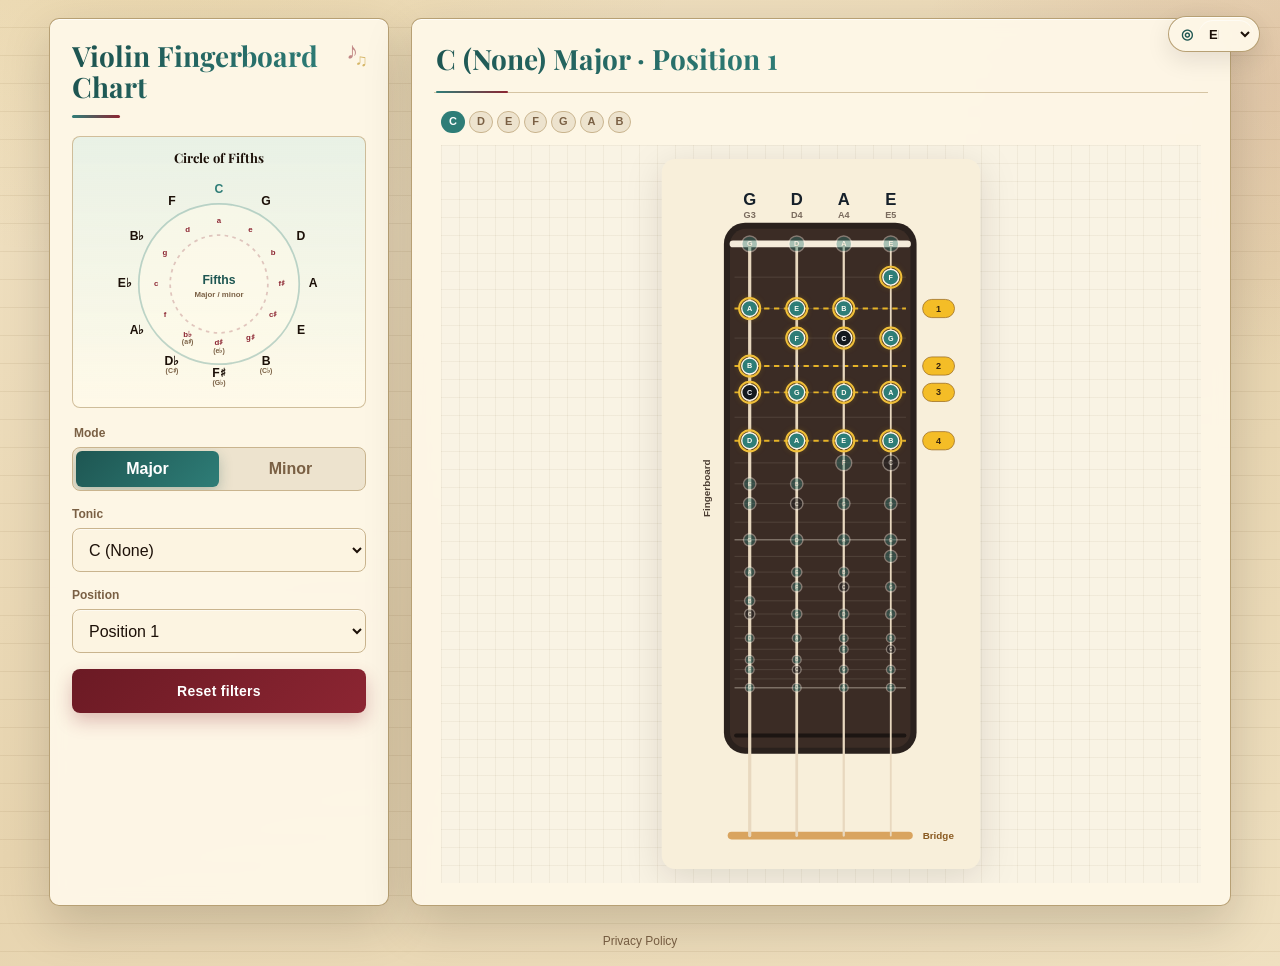
<file: index.html>
<!doctype html>
<html lang="en" data-default-lang="en">
  <head>
    <meta charset="utf-8">
    <meta name="viewport" content="width=device-width, initial-scale=1">
    <meta name="google-site-verification" content="z76xjxY6kRkKO2FdSqYmMXT2T0Ag-CoBl6Cyi8DQak0" />
    <title>Violin Fingerboard Chart · Position Map · Circle of Fifths</title>
    <meta name="description" content="Interactive violin fingerboard chart for scales, keys, and positions. Find finger patterns by key, mode, and position, with a circle of fifths reference.">
    <link rel="canonical" href="https://xiaoxiao0413.github.io/violin-fingerboard-map/">
    <link rel="alternate" hreflang="en" href="https://xiaoxiao0413.github.io/violin-fingerboard-map/">
    <link rel="alternate" hreflang="x-default" href="https://xiaoxiao0413.github.io/violin-fingerboard-map/">
    <meta property="og:title" content="Violin Fingerboard Chart · Position Map · Circle of Fifths">
    <meta property="og:description" content="Interactive violin fingerboard chart for scales, keys, and positions, with a circle of fifths reference.">
    <meta property="og:type" content="website">
    <meta property="og:url" content="https://xiaoxiao0413.github.io/violin-fingerboard-map/">
    <meta property="og:image" content="https://xiaoxiao0413.github.io/violin-fingerboard-map/assets/og-image.png">
    <meta property="og:image:width" content="1200">
    <meta property="og:image:height" content="630">
    <meta name="twitter:card" content="summary_large_image">
    <meta name="twitter:title" content="Violin Fingerboard Chart · Position Map · Circle of Fifths">
    <meta name="twitter:description" content="Interactive violin fingerboard chart for scales, keys, and positions, with a circle of fifths reference.">
    <meta name="twitter:image" content="https://xiaoxiao0413.github.io/violin-fingerboard-map/assets/og-image.png">
    <link rel="icon" href="favicon.ico" sizes="any">
    <link rel="icon" type="image/svg+xml" href="assets/favicon.svg">
    <link rel="apple-touch-icon" href="assets/apple-touch-icon.png">
    <link rel="stylesheet" href="styles.css?v=20260626-stable2">
    <script src="app.js?v=20260626-3" defer></script>
    <script type="application/ld+json">
      {
        "@context": "https://schema.org",
        "@type": "WebApplication",
        "name": "Violin Fingerboard Chart",
        "url": "https://xiaoxiao0413.github.io/violin-fingerboard-map/",
        "applicationCategory": "EducationalApplication",
        "operatingSystem": "Any",
        "description": "Interactive violin fingerboard chart for scales, keys, positions, and the circle of fifths.",
        "inLanguage": "en",
        "isAccessibleForFree": true,
        "offers": {
          "@type": "Offer",
          "price": "0",
          "priceCurrency": "USD"
        },
        "creator": {
          "@type": "Person",
          "name": "xiaoxiao0413"
        }
      }
    </script>

    <!-- Google Analytics (GA4) -->
    <script async src="https://www.googletagmanager.com/gtag/js?id=G-2831V72LX2"></script>
    <script>
      window.dataLayer = window.dataLayer || [];
      function gtag(){dataLayer.push(arguments);}
      gtag('js', new Date());
      gtag('config', 'G-2831V72LX2');
    </script>
  </head>
  <body>
    <main class="app-shell">
      <label class="language-control" for="language" aria-label="Language">
        <span class="language-icon" aria-hidden="true">◎</span>
        <select id="language" name="language">
          <option value="zh-Hans">简</option>
          <option value="zh-Hant">繁</option>
          <option value="en" selected>EN</option>
        </select>
      </label>

      <section class="control-panel" aria-labelledby="app-title">
        <div class="brand-block">
          <h1 id="app-title" data-i18n="appTitle">Violin Fingerboard Chart</h1>
        </div>

        <section class="fifths-wheel" aria-labelledby="fifths-title">
          <h2 id="fifths-title" data-i18n="circleTitle">Circle of Fifths for Violin</h2>
          <svg class="fifths-svg" viewBox="0 0 250 250" role="img" aria-label="Circle of Fifths">
            <circle class="fifths-ring" cx="125" cy="125" r="92" />
            <circle class="fifths-inner-ring" cx="125" cy="125" r="56" />
            <g class="fifths-major">
              <text x="125" y="17" data-key="c">C</text>
              <text x="179" y="31" data-key="g">G</text>
              <text x="219" y="71" data-key="d">D</text>
              <text x="233" y="125" data-key="a">A</text>
              <text x="219" y="179" data-key="e">E</text>
              <text x="179" y="214" data-key="b"><tspan x="179">B</tspan><tspan class="fifths-alt" x="179" dy="11">(C♭)</tspan></text>
              <text x="125" y="228" data-key="fs"><tspan x="125">F♯</tspan><tspan class="fifths-alt" x="125" dy="11">(G♭)</tspan></text>
              <text x="71" y="214" data-key="db"><tspan x="71">D♭</tspan><tspan class="fifths-alt" x="71" dy="11">(C♯)</tspan></text>
              <text x="31" y="179" data-key="ab">A♭</text>
              <text x="17" y="125" data-key="eb">E♭</text>
              <text x="31" y="71" data-key="bb">B♭</text>
              <text x="71" y="31" data-key="f">F</text>
            </g>
            <g class="fifths-minor">
              <text x="125" y="53" data-key="a">a</text>
              <text x="161" y="63" data-key="e">e</text>
              <text x="187" y="89" data-key="b">b</text>
              <text x="197" y="125" data-key="fs">f♯</text>
              <text x="187" y="161" data-key="cs">c♯</text>
              <text x="161" y="187" data-key="gs">g♯</text>
              <text x="125" y="193" data-key="ds"><tspan x="125">d♯</tspan><tspan class="fifths-alt" x="125" dy="9">(e♭)</tspan></text>
              <text x="89" y="183" data-key="bb"><tspan x="89">b♭</tspan><tspan class="fifths-alt" x="89" dy="9">(a♯)</tspan></text>
              <text x="63" y="161" data-key="f">f</text>
              <text x="53" y="125" data-key="c">c</text>
              <text x="63" y="89" data-key="g">g</text>
              <text x="89" y="63" data-key="d">d</text>
            </g>
            <text class="fifths-center" x="125" y="121" data-i18n="circleCenter">Fifths</text>
            <text class="fifths-center-sub" x="125" y="138" data-i18n="circleSub">Major / minor</text>
          </svg>
        </section>

        <form class="filters" id="filters">

          <fieldset class="field-group">
            <legend data-i18n="modeLabel">Mode</legend>
            <div class="segmented mode-segmented" role="radiogroup" aria-label="Mode">
              <label>
                <input type="radio" name="mode" value="major" checked>
                <span data-i18n="majorMode">Major</span>
              </label>
              <label>
                <input type="radio" name="mode" value="minor">
                <span data-i18n="minorMode">Minor</span>
              </label>
            </div>
          </fieldset>

          <label class="field">
            <span data-i18n="tonicLabel">Tonic</span>
            <select id="tonic" name="tonic"></select>
          </label>

          <label class="field">
            <span data-i18n="positionLabel">Position</span>
            <select id="position" name="position"></select>
          </label>

          <button class="reset-button" type="button" id="reset" data-i18n="resetButton">Reset filters</button>
        </form>

        <!-- Reserved ad slot (sidebar, ~300x250). Hidden until traffic justifies running ads.
             To activate: remove "ad-slot--reserved" class and drop the ad network's embed code inside. -->
        <div class="ad-slot ad-slot--sidebar ad-slot--reserved" aria-hidden="true" data-ad-slot="sidebar-300x250"></div>
      </section>

      <section class="result-panel" aria-live="polite">
        <div class="result-head">
          <div>
            <h2 id="result-title">All Keys · Major</h2>
          </div>
        </div>

        <div id="results" class="diagram-grid"></div>
      </section>

      <!-- Reserved ad slot (full-width banner, ~728x90 / responsive). Hidden until traffic justifies running ads. -->
      <div class="ad-slot ad-slot--banner ad-slot--reserved" aria-hidden="true" data-ad-slot="banner-728x90"></div>

      <footer class="site-footer">
        <a href="privacy.html">Privacy Policy</a>
      </footer>
    </main>
  </body>
</html>
</file>
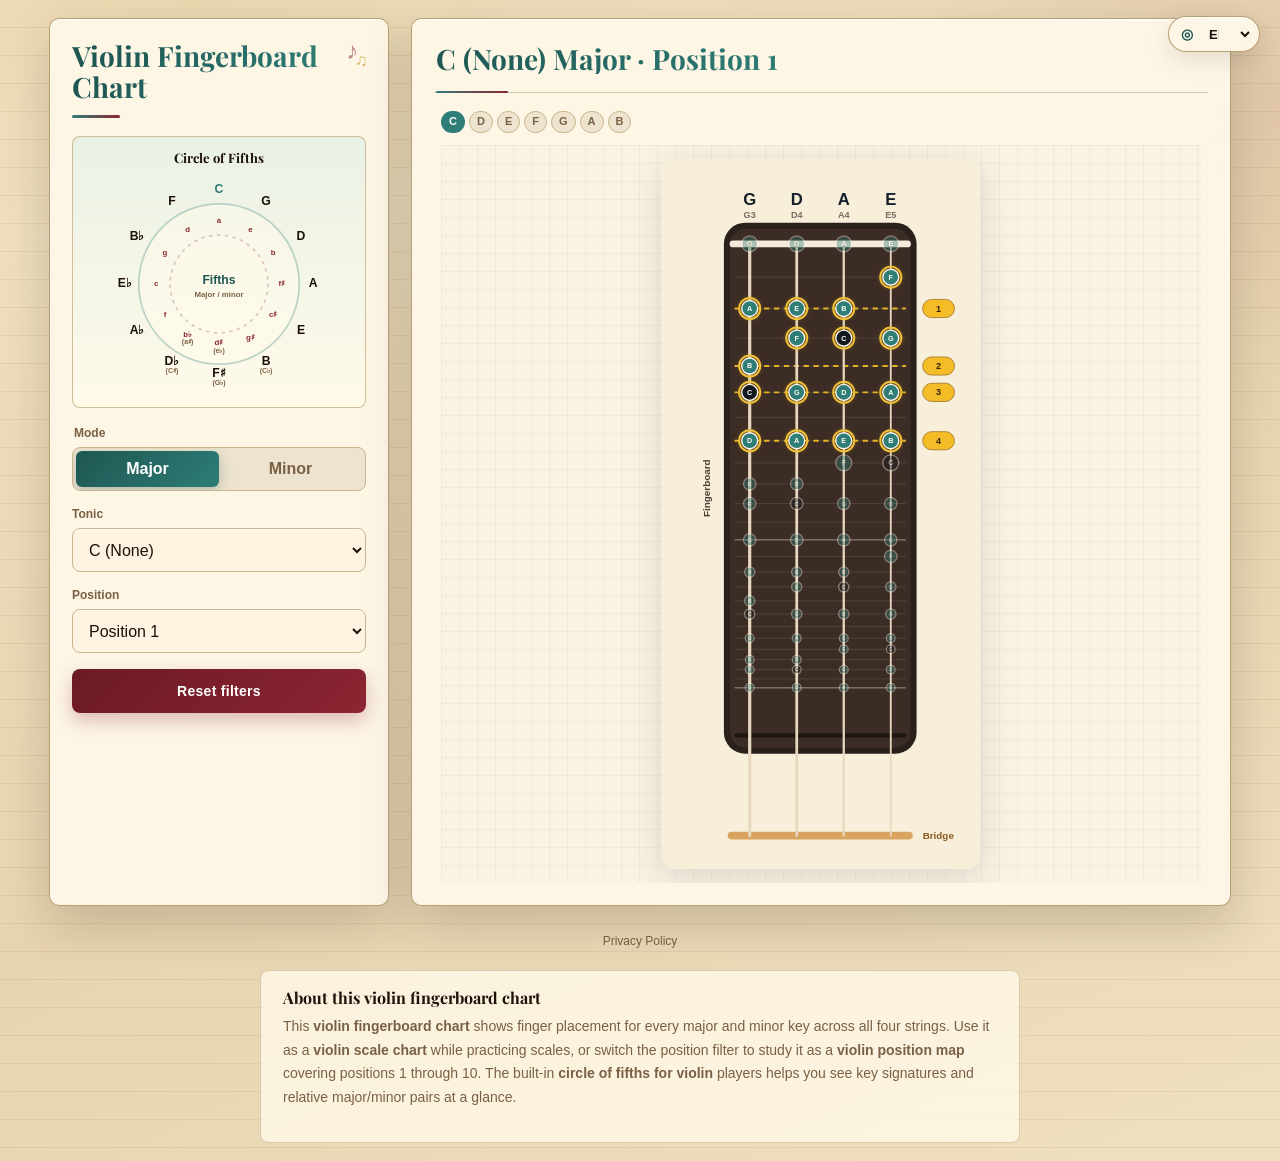
<file: en/index.html>
<!doctype html>
<html lang="en" data-default-lang="en">
  <head>
    <meta charset="utf-8">
    <meta name="viewport" content="width=device-width, initial-scale=1">
    <meta name="google-site-verification" content="z76xjxY6kRkKO2FdSqYmMXT2T0Ag-CoBl6Cyi8DQak0" />
    <title>Violin Fingerboard Chart · Position Map · Circle of Fifths</title>
    <meta name="description" content="Interactive violin fingerboard chart for scales, keys, and positions. Find finger patterns by key, mode, and position, with a circle of fifths reference.">
    <link rel="canonical" href="https://xiaoxiao0413.github.io/violin-fingerboard-map/">
    <link rel="alternate" hreflang="en" href="https://xiaoxiao0413.github.io/violin-fingerboard-map/">
    <link rel="alternate" hreflang="x-default" href="https://xiaoxiao0413.github.io/violin-fingerboard-map/">
    <meta property="og:title" content="Violin Fingerboard Chart · Position Map · Circle of Fifths">
    <meta property="og:description" content="Interactive violin fingerboard chart for scales, keys, and positions, with a circle of fifths reference.">
    <meta property="og:type" content="website">
    <meta property="og:url" content="https://xiaoxiao0413.github.io/violin-fingerboard-map/">
    <meta property="og:image" content="https://xiaoxiao0413.github.io/violin-fingerboard-map/assets/og-image.png">
    <meta property="og:image:width" content="1200">
    <meta property="og:image:height" content="630">
    <meta name="twitter:card" content="summary_large_image">
    <meta name="twitter:title" content="Violin Fingerboard Chart · Position Map · Circle of Fifths">
    <meta name="twitter:description" content="Interactive violin fingerboard chart for scales, keys, and positions, with a circle of fifths reference.">
    <meta name="twitter:image" content="https://xiaoxiao0413.github.io/violin-fingerboard-map/assets/og-image.png">
    <link rel="icon" href="../favicon.ico" sizes="any">
    <link rel="icon" type="image/svg+xml" href="../assets/favicon.svg">
    <link rel="apple-touch-icon" href="../assets/apple-touch-icon.png">
    <link rel="stylesheet" href="../styles.css?v=20260626-stable2">
    <script src="../app.js?v=20260626-3" defer></script>
    <script type="application/ld+json">
      {
        "@context": "https://schema.org",
        "@type": "WebApplication",
        "name": "Violin Fingerboard Chart",
        "url": "https://xiaoxiao0413.github.io/violin-fingerboard-map/",
        "applicationCategory": "EducationalApplication",
        "operatingSystem": "Any",
        "description": "Interactive violin fingerboard chart for scales, keys, positions, and the circle of fifths.",
        "inLanguage": "en",
        "isAccessibleForFree": true,
        "offers": {
          "@type": "Offer",
          "price": "0",
          "priceCurrency": "USD"
        },
        "creator": {
          "@type": "Person",
          "name": "xiaoxiao0413"
        }
      }
    </script>

    <!-- Google Analytics (GA4) -->
    <script async src="https://www.googletagmanager.com/gtag/js?id=G-2831V72LX2"></script>
    <script>
      window.dataLayer = window.dataLayer || [];
      function gtag(){dataLayer.push(arguments);}
      gtag('js', new Date());
      gtag('config', 'G-2831V72LX2');
    </script>
  </head>
  <body>
    <main class="app-shell">
      <label class="language-control" for="language" aria-label="Language">
        <span class="language-icon" aria-hidden="true">◎</span>
        <select id="language" name="language">
          <option value="zh-Hans">简</option>
          <option value="zh-Hant">繁</option>
          <option value="en" selected>EN</option>
        </select>
      </label>

      <section class="control-panel" aria-labelledby="app-title">
        <div class="brand-block">
          <h1 id="app-title" data-i18n="appTitle">Violin Fingerboard Chart</h1>
        </div>

        <section class="fifths-wheel" aria-labelledby="fifths-title">
          <h2 id="fifths-title" data-i18n="circleTitle">Circle of Fifths for Violin</h2>
          <svg class="fifths-svg" viewBox="0 0 250 250" role="img" aria-label="Circle of Fifths">
            <circle class="fifths-ring" cx="125" cy="125" r="92" />
            <circle class="fifths-inner-ring" cx="125" cy="125" r="56" />
            <g class="fifths-major">
              <text x="125" y="17" data-key="c">C</text>
              <text x="179" y="31" data-key="g">G</text>
              <text x="219" y="71" data-key="d">D</text>
              <text x="233" y="125" data-key="a">A</text>
              <text x="219" y="179" data-key="e">E</text>
              <text x="179" y="214" data-key="b"><tspan x="179">B</tspan><tspan class="fifths-alt" x="179" dy="11">(C♭)</tspan></text>
              <text x="125" y="228" data-key="fs"><tspan x="125">F♯</tspan><tspan class="fifths-alt" x="125" dy="11">(G♭)</tspan></text>
              <text x="71" y="214" data-key="db"><tspan x="71">D♭</tspan><tspan class="fifths-alt" x="71" dy="11">(C♯)</tspan></text>
              <text x="31" y="179" data-key="ab">A♭</text>
              <text x="17" y="125" data-key="eb">E♭</text>
              <text x="31" y="71" data-key="bb">B♭</text>
              <text x="71" y="31" data-key="f">F</text>
            </g>
            <g class="fifths-minor">
              <text x="125" y="53" data-key="a">a</text>
              <text x="161" y="63" data-key="e">e</text>
              <text x="187" y="89" data-key="b">b</text>
              <text x="197" y="125" data-key="fs">f♯</text>
              <text x="187" y="161" data-key="cs">c♯</text>
              <text x="161" y="187" data-key="gs">g♯</text>
              <text x="125" y="193" data-key="ds"><tspan x="125">d♯</tspan><tspan class="fifths-alt" x="125" dy="9">(e♭)</tspan></text>
              <text x="89" y="183" data-key="bb"><tspan x="89">b♭</tspan><tspan class="fifths-alt" x="89" dy="9">(a♯)</tspan></text>
              <text x="63" y="161" data-key="f">f</text>
              <text x="53" y="125" data-key="c">c</text>
              <text x="63" y="89" data-key="g">g</text>
              <text x="89" y="63" data-key="d">d</text>
            </g>
            <text class="fifths-center" x="125" y="121" data-i18n="circleCenter">Fifths</text>
            <text class="fifths-center-sub" x="125" y="138" data-i18n="circleSub">Major / minor</text>
          </svg>
        </section>

        <form class="filters" id="filters">

          <fieldset class="field-group">
            <legend data-i18n="modeLabel">Mode</legend>
            <div class="segmented mode-segmented" role="radiogroup" aria-label="Mode">
              <label>
                <input type="radio" name="mode" value="major" checked>
                <span data-i18n="majorMode">Major</span>
              </label>
              <label>
                <input type="radio" name="mode" value="minor">
                <span data-i18n="minorMode">Minor</span>
              </label>
            </div>
          </fieldset>

          <label class="field">
            <span data-i18n="tonicLabel">Tonic</span>
            <select id="tonic" name="tonic"></select>
          </label>

          <label class="field">
            <span data-i18n="positionLabel">Position</span>
            <select id="position" name="position"></select>
          </label>

          <button class="reset-button" type="button" id="reset" data-i18n="resetButton">Reset filters</button>
        </form>

        <!-- Reserved ad slot (sidebar, ~300x250). Hidden until traffic justifies running ads.
             To activate: remove "ad-slot--reserved" class and drop the ad network's embed code inside. -->
        <div class="ad-slot ad-slot--sidebar ad-slot--reserved" aria-hidden="true" data-ad-slot="sidebar-300x250"></div>
      </section>

      <section class="result-panel" aria-live="polite">
        <div class="result-head">
          <div>
            <h2 id="result-title">All Keys · Major</h2>
          </div>
        </div>

        <div id="results" class="diagram-grid"></div>
      </section>

      <!-- Reserved ad slot (full-width banner, ~728x90 / responsive). Hidden until traffic justifies running ads. -->
      <div class="ad-slot ad-slot--banner ad-slot--reserved" aria-hidden="true" data-ad-slot="banner-728x90"></div>

      <footer class="site-footer">
        <a href="../privacy.html">Privacy Policy</a>
      </footer>

      <section class="seo-notes" aria-labelledby="about-title">
        <h2 id="about-title">About this violin fingerboard chart</h2>
        <p>
          This <strong>violin fingerboard chart</strong> shows finger placement for every major and minor key
          across all four strings. Use it as a <strong>violin scale chart</strong> while practicing scales, or
          switch the position filter to study it as a <strong>violin position map</strong> covering positions
          1 through 10. The built-in <strong>circle of fifths for violin</strong> players helps you see key
          signatures and relative major/minor pairs at a glance.
        </p>
      </section>
    </main>
  </body>
</html>
</file>
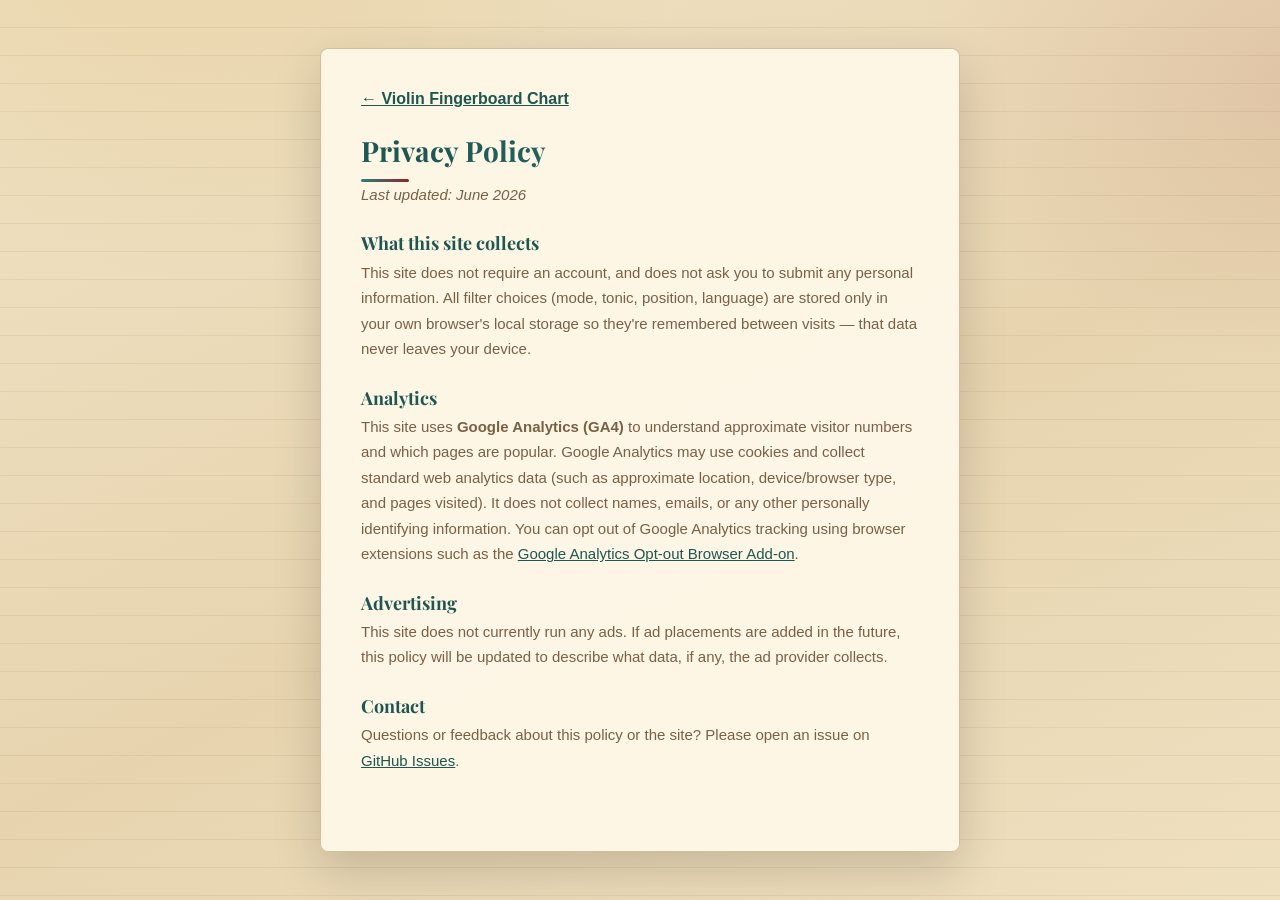
<file: privacy.html>
<!doctype html>
<html lang="en">
  <head>
    <meta charset="utf-8">
    <meta name="viewport" content="width=device-width, initial-scale=1">
    <title>Privacy Policy · Violin Fingerboard Chart</title>
    <meta name="robots" content="noindex">
    <link rel="icon" href="favicon.ico" sizes="any">
    <link rel="icon" type="image/svg+xml" href="assets/favicon.svg">
    <link rel="stylesheet" href="styles.css?v=20260626-stable2">
  </head>
  <body>
    <main class="static-page">
      <div class="static-card">
        <a class="static-back" href="./">← Violin Fingerboard Chart</a>
        <h1>Privacy Policy</h1>
        <p class="static-updated">Last updated: June 2026</p>

        <h2>What this site collects</h2>
        <p>
          This site does not require an account, and does not ask you to submit any personal
          information. All filter choices (mode, tonic, position, language) are stored only in
          your own browser's local storage so they're remembered between visits — that data never
          leaves your device.
        </p>

        <h2>Analytics</h2>
        <p>
          This site uses <strong>Google Analytics (GA4)</strong> to understand approximate visitor
          numbers and which pages are popular. Google Analytics may use cookies and collect
          standard web analytics data (such as approximate location, device/browser type, and
          pages visited). It does not collect names, emails, or any other personally identifying
          information. You can opt out of Google Analytics tracking using browser extensions such
          as the
          <a href="https://tools.google.com/dlpage/gaoptout" target="_blank" rel="noopener">Google Analytics Opt-out Browser Add-on</a>.
        </p>

        <h2>Advertising</h2>
        <p>
          This site does not currently run any ads. If ad placements are added in the future, this
          policy will be updated to describe what data, if any, the ad provider collects.
        </p>

        <h2>Contact</h2>
        <p>
          Questions or feedback about this policy or the site? Please open an issue on
          <a href="https://github.com/xiaoxiao0413/violin-fingerboard-map/issues" target="_blank" rel="noopener">GitHub Issues</a>.
        </p>
      </div>
    </main>
  </body>
</html>
</file>
<file: styles.css>
@import url('https://fonts.googleapis.com/css2?family=Playfair+Display:ital,wght@0,500;0,700;0,900;1,500;1,700&display=swap');

/* ─── Unified Musical Colour System ─────────────────────────────
   Palette: Aged Parchment × Patina Brass × Violin Burgundy × India Ink
   ──────────────────────────────────────────────────────────────── */
:root {
  color-scheme: light;
  --ink:          #1c1008;          /* India ink – near-black warm */
  --muted:        #7a6044;          /* warm brown-gray */
  --soft:         #ede3ce;          /* light parchment */
  --line:         #c9b48e;          /* warm tan borders */
  --panel:        rgba(253, 246, 230, 0.98);   /* warm cream panel (lifts off bg) */
  --panel-solid:  #fcf4e1;          /* solid warm cream */
  --page:         #f5ecda;          /* parchment page */
  --teal:         #2e7d77;          /* patina brass / verdigris */
  --teal-dark:    #1e5652;          /* deep instrument metal */
  --teal-soft:    #d2eeeb;          /* light teal tint */
  --accent:       #8c2532;          /* deep burgundy – violin red */
  --accent-soft:  #f2dde0;          /* light blush */
  --gold:         #b8870c;          /* dark goldenrod */
  --gold-soft:    #fdf0c4;
  --string:       #3d2b18;          /* warm dark brown */
  --shadow:       0 18px 48px rgba(20, 10, 4, 0.17);
  --shadow-soft:  0 8px 24px rgba(20, 10, 4, 0.10);
  /* Typography: serif only for page titles, sans everywhere else.
     CJK falls through to YaHei/PingFang so Chinese matches the body. */
  --font-sans:  Inter, "Segoe UI", "Microsoft YaHei", "PingFang SC", Arial, sans-serif;
  --font-serif: 'Playfair Display', Georgia, "Microsoft YaHei", "PingFang SC", serif;
}

* {
  box-sizing: border-box;
}

/* ─── Page Background: Warm Parchment + Ruled Staff Lines ────── */
body {
  margin: 0;
  min-height: 100vh;
  overflow-x: hidden;
  color: var(--ink);
  background:
    repeating-linear-gradient(
      transparent 0, transparent 27px,
      rgba(110, 78, 32, 0.085) 27px, rgba(110, 78, 32, 0.085) 28px
    ),
    radial-gradient(ellipse 900px 600px at 8% -8%, rgba(184, 135, 12, 0.14), transparent 62%),
    radial-gradient(ellipse 700px 500px at 102% 6%, rgba(140, 37, 50, 0.10), transparent 58%),
    linear-gradient(155deg, #f1e2c4 0%, #e7d4af 55%, #efe0c0 100%);
  background-size: auto, 140% 140%, 140% 140%, auto;
  background-position: 0 0, 0% 0%, 100% 0%, 0 0;
  font-family: var(--font-sans);
}


button,
select,
input {
  font: inherit;
}

button,
select {
  transition: border-color 0.18s ease, background 0.18s ease,
              box-shadow 0.18s ease, transform 0.18s ease;
}

/* ─── Language Switcher ──────────────────────────────────────── */
.language-control {
  position: fixed;
  top: 16px;
  right: 20px;
  z-index: 20;
  display: inline-flex;
  gap: 6px;
  align-items: center;
  min-height: 36px;
  padding: 0 6px 0 12px;
  border: 1px solid rgba(176, 150, 104, 0.9);
  border-radius: 999px;
  background: var(--panel);
  box-shadow:
    0 1px 0 rgba(255, 255, 255, 0.7) inset,
    var(--shadow-soft);
  backdrop-filter: blur(10px);
  transition: border-color 0.18s ease, box-shadow 0.18s ease;
}

.language-control:hover {
  border-color: var(--teal);
  box-shadow:
    0 1px 0 rgba(255, 255, 255, 0.7) inset,
    var(--shadow);
}

.language-icon {
  color: var(--teal-dark);
  font-size: 14px;
  font-weight: 900;
  line-height: 1;
}

.language-control select {
  width: 54px;
  min-height: 28px;
  padding: 0 18px 0 6px;
  color: var(--ink);
  border: 0;
  border-radius: 999px;
  background-color: transparent;
  font-family: var(--font-sans);
  font-size: 13px;
  font-weight: 800;
  letter-spacing: 0.02em;
  text-overflow: clip;
  cursor: pointer;
}

.language-control select:focus-visible {
  outline: 2px solid rgba(46, 125, 119, 0.4);
  outline-offset: 2px;
}

/* ─── Layout Shell ───────────────────────────────────────────── */
.app-shell {
  display: grid;
  grid-template-columns: minmax(290px, 340px) minmax(620px, 820px);
  align-items: stretch;
  justify-content: center;
  gap: 22px;
  width: min(1200px, calc(100% - 32px));
  min-height: 100vh;
  margin: 0 auto;
  padding: 18px 0;
}

.control-panel,
.result-panel {
  background: var(--panel);
  border: 1px solid rgba(176, 150, 104, 0.9);
  border-radius: 10px;
  box-shadow:
    0 1px 0 rgba(255, 255, 255, 0.7) inset,
    var(--shadow);
  backdrop-filter: blur(8px);
}

.seo-notes {
  grid-column: 1 / -1;
  max-width: 760px;
  margin: 0 auto;
  padding: 18px 22px;
  color: var(--muted);
  font-size: 14px;
  line-height: 1.7;
  background: rgba(255, 250, 233, 0.78);
  border: 1px solid rgba(201, 180, 142, 0.65);
  border-radius: 8px;
}

.seo-notes h2 {
  margin-bottom: 8px;
  color: var(--ink);
  font-size: 16px;
}

/* ─── Control Panel ──────────────────────────────────────────── */
.control-panel {
  position: sticky;
  top: 18px;
  align-self: stretch;
  display: flex;
  flex-direction: column;
  gap: 16px;
  min-height: calc(100vh - 36px);
  padding: 22px;
}

/* ─── Brand Block ────────────────────────────────────────────── */
.brand-block {
  position: relative;
  padding-bottom: 2px;
}

.brand-block::before {
  position: absolute;
  top: -4px;
  right: 8px;
  color: var(--accent);
  font-size: 24px;
  opacity: 0.52;
  content: "♪";
  animation: note-float 4s ease-in-out infinite;
}

.brand-block::after {
  position: absolute;
  top: 10px;
  right: -2px;
  color: var(--gold);
  font-size: 17px;
  opacity: 0.58;
  content: "♫";
  animation: note-float 4s ease-in-out infinite 1.2s;
}


@keyframes note-float {
  0%, 100% { transform: translateY(0) rotate(0deg); }
  50%       { transform: translateY(-6px) rotate(7deg); }
}

/* ─── Typography ─────────────────────────────────────────────── */
.eyebrow {
  margin: 0 0 8px;
  color: var(--teal-dark);
  font-family: var(--font-sans);
  font-size: 11px;
  font-weight: 700;
  letter-spacing: 0.08em;
  text-transform: uppercase;
}

h1,
h2,
h3,
p {
  margin-top: 0;
}

h1 {
  margin-bottom: 0;
  font-family: var(--font-serif);
  font-size: 28px;
  line-height: 1.1;
  letter-spacing: 0;
  background: linear-gradient(115deg, var(--teal-dark) 5%, var(--teal) 40%, var(--accent) 75%, var(--gold) 100%);
  background-size: 220% 100%;
  background-clip: text;
  -webkit-background-clip: text;
  color: transparent;
  -webkit-text-fill-color: transparent;
  animation: title-shine 9s ease-in-out infinite alternate;
}


@keyframes title-shine {
  0%   { background-position: 0% 50%; }
  100% { background-position: 100% 50%; }
}

h1::after {
  display: block;
  width: 48px;
  height: 3px;
  margin-top: 12px;
  border-radius: 999px;
  background: linear-gradient(90deg, var(--teal), var(--accent));
  content: "";
}

h2 {
  margin-bottom: 0;
  font-family: var(--font-serif);
  font-size: 28px;
  line-height: 1.12;
  letter-spacing: 0;
}

/* ─── Circle of Fifths ───────────────────────────────────────── */
.fifths-wheel {
  display: grid;
  gap: 10px;
  justify-items: center;
  padding: 13px 12px 14px;
  border: 1px solid rgba(201, 180, 142, 0.85);
  border-radius: 8px;
  background:
    linear-gradient(180deg, rgba(210, 238, 235, 0.45), rgba(255, 250, 233, 0.95)),
    var(--panel-solid);
}

.fifths-wheel h2 {
  margin: 0;
  color: var(--ink);
  font-size: 13px;
  font-weight: 700;
  line-height: 1.2;
}

.fifths-svg {
  display: block;
  width: min(100%, 218px);
  height: auto;
}

.fifths-ring {
  fill: rgba(255, 250, 233, 0.45);
  stroke: rgba(46, 125, 119, 0.3);
  stroke-width: 2;
}

.fifths-inner-ring {
  fill: rgba(255, 250, 233, 0.38);
  stroke: rgba(140, 37, 50, 0.24);
  stroke-width: 2;
  stroke-dasharray: 4 5;
}

.fifths-major text,
.fifths-minor text,
.fifths-center,
.fifths-center-sub {
  text-anchor: middle;
  dominant-baseline: middle;
}

.fifths-major text {
  fill: var(--ink);
  font-size: 14px;
  font-weight: 900;
}

.fifths-minor text {
  fill: var(--accent);
  font-size: 9px;
  font-weight: 900;
}

.fifths-center {
  fill: var(--teal-dark);
  font-size: 14px;
  font-weight: 900;
}

.fifths-center-sub {
  fill: var(--muted);
  font-size: 9px;
  font-weight: 800;
}

.fifths-alt {
  fill: var(--muted);
  font-size: 8px;
  font-weight: 800;
}

/* Interactive circle of fifths */
.fifths-major text[data-key],
.fifths-minor text[data-key] {
  cursor: pointer;
  transition: fill 0.15s ease;
}

.fifths-major text[data-key]:hover {
  fill: var(--teal);
}

.fifths-minor text[data-key]:hover {
  fill: var(--teal-dark);
}

.fifths-major text[data-selected],
.fifths-minor text[data-selected] {
  fill: var(--teal);
}

/* ─── Filters ────────────────────────────────────────────────── */
.filters {
  display: grid;
  gap: 16px;
  padding-top: 2px;
}

.field-group {
  min-width: 0;
  margin: 0;
  padding: 0;
  border: 0;
}

legend,
.field > span {
  display: block;
  margin-bottom: 7px;
  color: var(--muted);
  font-size: 12px;
  font-weight: 800;
}

/* Mode Toggle */
.segmented {
  display: grid;
  grid-template-columns: 1fr 1fr;
  width: 100%;
  min-height: 44px;
  overflow: hidden;
  padding: 3px;
  border: 1px solid var(--line);
  border-radius: 8px;
  background: var(--soft);
}

.mode-segmented {
  grid-template-columns: repeat(2, minmax(0, 1fr));
}

.segmented label {
  position: relative;
  display: grid;
  min-width: 0;
  cursor: pointer;
}

.segmented input {
  position: absolute;
  inset: 0;
  opacity: 0;
}

.segmented span {
  display: grid;
  place-items: center;
  min-height: 36px;
  padding: 0 12px;
  color: var(--muted);
  font-weight: 800;
  border-radius: 6px;
  transition: background 0.2s ease, color 0.2s ease, box-shadow 0.2s ease;
}

.segmented input:checked + span {
  color: #ffffff;
  background: linear-gradient(135deg, var(--teal-dark), var(--teal));
  box-shadow: 0 5px 14px rgba(30, 86, 82, 0.28);
}

.segmented label:hover span {
  color: var(--teal-dark);
}

.segmented label:hover input:checked + span {
  color: #ffffff;
}

.segmented input:focus-visible + span {
  outline: 3px solid rgba(46, 125, 119, 0.28);
  outline-offset: -3px;
}

.field {
  display: block;
}

/* Dropdowns */
select,
input[type="number"] {
  width: 100%;
  min-height: 44px;
  padding: 0 38px 0 12px;
  color: var(--ink);
  border: 1px solid var(--line);
  border-radius: 8px;
  background: var(--panel-solid);
  box-shadow: inset 0 1px 0 rgba(255, 255, 255, 0.55);
}

select:hover,
input[type="number"]:hover {
  border-color: rgba(46, 125, 119, 0.45);
}

input[type="number"] {
  padding-right: 12px;
}

select:focus,
input[type="number"]:focus {
  outline: 3px solid rgba(46, 125, 119, 0.2);
  border-color: var(--teal);
}

/* Reset Button – Burgundy, musical feel */
.reset-button {
  min-height: 44px;
  color: #ffffff;
  border: 0;
  border-radius: 8px;
  background: linear-gradient(135deg, #6b1a24, var(--accent));
  box-shadow: 0 8px 18px rgba(140, 37, 50, 0.28);
  cursor: pointer;
  font-family: var(--font-sans);
  font-weight: 700;
  font-size: 14px;
  letter-spacing: 0.02em;
  transition: box-shadow 0.2s ease, background 0.2s ease, transform 0.2s ease;
}

.reset-button:hover {
  transform: translateY(-1px);
  box-shadow: 0 12px 24px rgba(140, 37, 50, 0.36);
}

.reset-button:active {
  transform: translateY(0);
}

/* ─── Result Panel ───────────────────────────────────────────── */
.result-panel {
  display: flex;
  flex-direction: column;
  gap: 18px;
  min-width: 0;
  min-height: calc(100vh - 36px);
  padding: 22px;
}

.result-head {
  position: relative;
  display: flex;
  align-items: flex-start;
  justify-content: space-between;
  gap: 16px;
  padding: 2px 2px 18px;
  border-bottom: 1px solid rgba(201, 180, 142, 0.75);
}

/* Gradient accent line under result heading */
.result-head::after {
  position: absolute;
  left: 2px;
  bottom: -1px;
  width: 72px;
  height: 2px;
  border-radius: 999px;
  background: linear-gradient(90deg, var(--teal), var(--accent));
  content: "";
}

/* Result title gradient */
#result-title {
  background: linear-gradient(115deg, var(--teal-dark) 0%, var(--teal) 48%, var(--accent) 100%);
  background-size: 220% 100%;
  background-clip: text;
  -webkit-background-clip: text;
  color: transparent;
  -webkit-text-fill-color: transparent;
  animation: title-shine 9s ease-in-out infinite alternate;
}

/* ─── Diagram Grid ───────────────────────────────────────────── */
.diagram-grid {
  display: grid;
  grid-template-columns: repeat(auto-fill, minmax(290px, 1fr));
  gap: 18px;
  align-items: start;
  flex: 1;
}

.diagram-grid[data-layout="single"] {
  grid-template-columns: minmax(560px, 760px);
  justify-content: center;
  align-content: center;
}

/* 单图布局：去掉多余的卡片包装，避免与结果面板形成「框中框」 */
.diagram-grid[data-layout="single"] .diagram-card {
  border: 0;
  border-radius: 0;
  background: transparent;
  box-shadow: none;
}

.diagram-grid[data-layout="single"] .diagram-card:hover {
  transform: none;
  box-shadow: none;
}

.diagram-grid[data-layout="single"] .formula-card-head {
  padding: 0 0 12px;
  background: none;
  border-bottom: 0;
}

.diagram-grid[data-layout="single"] .formula-card-head::after {
  content: none;
}

.diagram-grid[data-layout="single"] .fingerboard-media {
  align-items: center;
  min-height: min(62vh, 620px);
  padding-left: 0;
  padding-right: 0;
}

/* ─── Diagram Card ───────────────────────────────────────────── */
.diagram-card {
  min-width: 0;
  overflow: hidden;
  border: 1px solid rgba(201, 180, 142, 0.8);
  border-top: 4px solid var(--key-color, var(--teal));
  border-radius: 8px;
  background: var(--panel-solid);
  box-shadow: var(--shadow-soft);
  animation: card-in 0.26s ease both;
  transition: transform 0.2s ease, border-color 0.2s ease, box-shadow 0.2s ease;
}

.diagram-card:hover {
  border-color: rgba(110, 78, 32, 0.22);
  border-top-color: var(--key-color, var(--teal));
  box-shadow: 0 16px 36px rgba(20, 10, 4, 0.18);
  transform: translateY(-2px);
}

.formula-card {
  display: grid;
  grid-template-rows: auto auto auto;
}

/* Card header with subtle parchment + musical watermark */
.formula-card-head {
  position: relative;
  display: grid;
  gap: 6px;
  padding: 15px 16px 13px;
  border-bottom: 1px solid rgba(201, 180, 142, 0.65);
  background: linear-gradient(180deg, var(--panel-solid), rgba(245, 236, 213, 0.55));
  overflow: hidden;
}

.formula-card-head::after {
  content: "♩";
  position: absolute;
  right: 10px;
  bottom: 5px;
  font-size: 30px;
  color: var(--key-color, var(--teal));
  opacity: 0.1;
  pointer-events: none;
  line-height: 1;
}

.formula-card-head h3 {
  margin: 0;
  padding: 0;
  font-family: var(--font-sans);
  font-weight: 800;
  color: var(--key-color, var(--teal-dark));
  font-size: 17px;
  line-height: 1.25;
  border-radius: 0;
  background: none;
}

.formula-card-head p {
  margin: 0;
  color: var(--muted);
  font-size: 13px;
  font-weight: 700;
  line-height: 1.35;
}

/* Scale note badges */
.scale-notes {
  display: flex;
  flex-wrap: wrap;
  gap: 4px;
  margin: 0;
}

.scale-note {
  display: inline-flex;
  align-items: center;
  padding: 1px 7px;
  font-size: 11px;
  font-weight: 800;
  color: var(--muted);
  background: var(--soft);
  border: 1px solid var(--line);
  border-radius: 999px;
  line-height: 1.6;
}

.scale-note-tonic {
  color: #ffffff;
  background: var(--key-color, var(--teal));
  border-color: transparent;
}

/* ─── Fingerboard Diagram ────────────────────────────────────── */
.fingerboard-media {
  position: relative;
  display: flex;
  justify-content: center;
  min-width: 0;
  padding: 14px;
  overflow: hidden;
  /* Warm grid – like manuscript staff paper */
  background:
    linear-gradient(rgba(110, 78, 32, 0.06) 1px, transparent 1px),
    linear-gradient(90deg, rgba(110, 78, 32, 0.06) 1px, transparent 1px),
    #f9f3e4;
  background-size: 18px 18px, 18px 18px, auto;
  cursor: zoom-in;
}

/* Zoom hint icon */
.fingerboard-media::after {
  content: "⤢";
  position: absolute;
  bottom: 10px;
  right: 10px;
  width: 26px;
  height: 26px;
  display: flex;
  align-items: center;
  justify-content: center;
  font-size: 13px;
  color: var(--teal-dark);
  background: rgba(255, 250, 233, 0.92);
  border: 1px solid rgba(46, 125, 119, 0.22);
  border-radius: 50%;
  opacity: 0;
  transition: opacity 0.2s ease;
  pointer-events: none;
}

.fingerboard-media:hover::after {
  opacity: 1;
}

.fingerboard-svg {
  display: block;
  width: min(100%, 700px);
  height: auto;
  max-height: calc(100vh - 190px);
  border-radius: 8px;
  filter: drop-shadow(0 8px 18px rgba(20, 10, 4, 0.12));
}

.fingerboard-svg text,
.fifths-svg text {
  font-family: var(--font-sans);
}

.fingerboard-media:focus-visible .fingerboard-svg {
  outline: 3px solid rgba(46, 125, 119, 0.28);
  outline-offset: 2px;
}

/* Note dots */
.note-dot {
  transition: opacity 0.15s ease, filter 0.15s ease;
}

.note-dot.note-dim {
  opacity: 0.38;
}

.note-dot.note-in-position circle:last-of-type {
  filter: drop-shadow(0 0 5px rgba(184, 135, 12, 0.9));
}

/* ─── Animations ─────────────────────────────────────────────── */
@keyframes card-in {
  from {
    opacity: 0;
    transform: translateY(8px);
  }
  to {
    opacity: 1;
    transform: none;
  }
}

@media (prefers-reduced-motion: reduce) {
  *,
  *::before,
  *::after {
    animation: none !important;
    transition: none !important;
  }
}

/* ─── Diagram Media (image-based cards, legacy) ──────────────── */
.diagram-media {
  position: relative;
  display: grid;
  place-items: center;
  min-height: 380px;
  padding: 70px 28px 28px;
  overflow: hidden;
  background:
    linear-gradient(rgba(110, 78, 32, 0.06) 1px, transparent 1px),
    linear-gradient(90deg, rgba(110, 78, 32, 0.06) 1px, transparent 1px),
    linear-gradient(180deg, #fdf8ec, #f5ecda);
  background-size: 22px 22px, 22px 22px, auto;
}

.diagram-pill {
  position: absolute;
  top: 18px;
  left: 50%;
  z-index: 2;
  max-width: calc(100% - 34px);
  padding: 8px 14px 10px;
  color: #ffffff;
  font-family: var(--font-sans);
  font-size: 22px;
  font-weight: 800;
  line-height: 1;
  text-align: center;
  white-space: nowrap;
  border-radius: 8px;
  background: var(--teal-dark);
  box-shadow: 0 8px 16px rgba(30, 86, 82, 0.24);
  transform: translateX(-50%);
}

.position-mark {
  position: absolute;
  top: 78px;
  right: 24px;
  z-index: 2;
  color: var(--ink);
  font-weight: 900;
}

.diagram-image {
  position: relative;
  z-index: 1;
  display: block;
  width: min(82%, 260px);
  border-radius: 8px;
  box-shadow: 0 10px 22px rgba(20, 10, 4, 0.15);
  cursor: zoom-in;
  transition: transform 0.18s ease;
}

.diagram-svg {
  display: block;
  width: 100%;
  height: auto;
}

.diagram-image:hover,
.diagram-image:focus-visible {
  transform: scale(1.02);
}

.diagram-image:focus-visible {
  outline: 3px solid rgba(46, 125, 119, 0.42);
  outline-offset: 2px;
}

.diagram-missing {
  display: grid;
  place-items: center;
  width: min(78%, 250px);
  min-height: 220px;
  color: var(--muted);
  border: 2px dashed var(--line);
  border-radius: 8px;
  background: rgba(255, 250, 233, 0.6);
}

/* ─── Lightbox ───────────────────────────────────────────────── */
.lightbox {
  max-width: min(94vw, 620px);
  padding: 16px;
  border: 0;
  border-radius: 8px;
  background: var(--panel-solid);
  box-shadow: var(--shadow);
}

.lightbox::backdrop {
  background: rgba(18, 9, 4, 0.74);
  backdrop-filter: blur(6px);
}

@keyframes lightbox-in {
  from {
    opacity: 0;
    transform: scale(0.94) translateY(10px);
  }
  to {
    opacity: 1;
    transform: none;
  }
}

.lightbox[open] {
  animation: lightbox-in 0.28s cubic-bezier(0.34, 1.1, 0.64, 1) both;
}

.lightbox figure {
  margin: 0;
  text-align: center;
}

.lightbox-media {
  margin: 0 auto;
  width: min(84vw, 480px);
}

.lightbox-media svg {
  display: block;
  width: 100%;
  height: auto;
  max-height: 78vh;
  border-radius: 8px;
}

.lightbox figcaption {
  margin-top: 10px;
  color: var(--ink);
  font-family: var(--font-sans);
  font-weight: 700;
}

.lightbox-close {
  position: absolute;
  top: 10px;
  right: 10px;
  width: 36px;
  height: 36px;
  display: grid;
  place-items: center;
  color: #ffffff;
  font-size: 22px;
  line-height: 1;
  border: 0;
  border-radius: 50%;
  background: var(--teal-dark);
  cursor: pointer;
  transition: background 0.15s ease, transform 0.15s ease;
}

.lightbox-close::before {
  content: "×";
}

.lightbox-close:hover {
  background: var(--accent);
  transform: scale(1.06) rotate(90deg);
}

/* ─── Diagram Caption (legacy image cards) ───────────────────── */
.diagram-caption {
  display: grid;
  grid-template-columns: auto minmax(0, 1fr);
  gap: 8px 12px;
  align-items: center;
  min-height: 74px;
  padding: 12px 14px 14px;
  border-top: 1px solid rgba(201, 180, 142, 0.75);
  background: rgba(255, 250, 233, 0.7);
}

h3 {
  margin-bottom: 0;
  padding: 6px 10px;
  color: var(--ink);
  font-family: var(--font-sans);
  font-weight: 700;
  font-size: 16px;
  line-height: 1.25;
  border-radius: 6px;
  background: var(--teal-soft);
}

.diagram-caption p {
  margin-bottom: 0;
  color: var(--muted);
  font-size: 13px;
  line-height: 1.35;
}

/* ─── Responsive ─────────────────────────────────────────────── */
@media (max-width: 1100px) {
  .app-shell {
    grid-template-columns: minmax(260px, 330px) minmax(0, 1fr);
    width: min(100% - 32px, 1120px);
  }

  .control-panel {
    position: static;
  }
}

@media (max-width: 760px) {
  .language-control {
    position: static;
    justify-content: flex-end;
    width: min(100% - 20px, 560px);
    margin: 10px auto 0;
  }

  .app-shell {
    grid-template-columns: 1fr;
    width: min(100% - 20px, 560px);
    min-height: auto;
    margin: 10px auto;
    padding: 0 0 12px;
  }

  .control-panel,
  .result-panel {
    min-height: auto;
    padding: 18px;
  }

  .control-panel {
    gap: 14px;
  }

  h1 {
    font-size: 24px;
  }

  h2 {
    font-size: 23px;
  }

  .result-head {
    flex-direction: column;
    align-items: stretch;
  }

  .diagram-grid {
    grid-template-columns: 1fr;
    gap: 16px;
  }

  .diagram-grid[data-layout="single"] {
    grid-template-columns: 1fr;
  }

  .diagram-media,
  .diagram-grid[data-layout="single"] .fingerboard-media {
    min-height: 340px;
  }

  .diagram-pill {
    font-size: 20px;
  }
}

/* ─── Reserved Ad Slots ──────────────────────────────────────────
   Hidden placeholders for future ad placements. To go live:
   remove the "ad-slot--reserved" class from the markup and insert
   the ad network's embed code inside the container.
   ──────────────────────────────────────────────────────────────── */
.ad-slot {
  display: flex;
  align-items: center;
  justify-content: center;
  border: 1px dashed var(--line);
  border-radius: 8px;
  background: rgba(237, 227, 206, 0.4);
  color: var(--muted);
  font-size: 11px;
}

.ad-slot--reserved {
  display: none;
}

.ad-slot--sidebar {
  width: 100%;
  min-height: 250px;
}

.ad-slot--banner {
  grid-column: 1 / -1;
  width: 100%;
  min-height: 90px;
  margin: 4px 0;
}

/* ─── Static Pages (privacy, 404) ────────────────────────────────── */
.static-page {
  display: flex;
  justify-content: center;
  width: min(1440px, calc(100% - 32px));
  min-height: 100vh;
  margin: 0 auto;
  padding: 48px 0;
}

.static-card {
  width: 100%;
  max-width: 640px;
  padding: 36px 40px;
  background: var(--panel);
  border: 1px solid rgba(201, 180, 142, 0.8);
  border-radius: 8px;
  box-shadow: var(--shadow);
  color: var(--ink);
  line-height: 1.7;
}

.static-card h1 {
  margin: 6px 0 4px;
  color: var(--accent);
}

.static-card h2 {
  margin-top: 26px;
  margin-bottom: 6px;
  font-size: 18px;
  color: var(--teal-dark);
}

.static-card p {
  color: var(--muted);
  font-size: 15px;
}

.static-card a {
  color: var(--teal-dark);
  text-decoration: underline;
}

.static-back {
  display: inline-block;
  margin-bottom: 18px;
  color: var(--teal-dark);
  font-weight: 700;
  text-decoration: none;
}

.static-back:hover {
  text-decoration: underline;
}

.static-updated {
  margin-top: -4px;
  font-size: 13px;
  font-style: italic;
}

.static-card--center {
  text-align: center;
}

.static-404-code {
  margin: 0;
  color: var(--accent);
  font-family: 'Playfair Display', Georgia, serif;
  font-size: 72px;
  font-weight: 900;
}

.static-home-link {
  display: inline-block;
  margin-top: 18px;
  text-decoration: none;
}

.site-footer {
  grid-column: 1 / -1;
  padding: 6px 4px 0;
  text-align: center;
  font-size: 12px;
}

.site-footer a {
  color: var(--muted);
  text-decoration: none;
}

.site-footer a:hover {
  color: var(--teal-dark);
  text-decoration: underline;
}

.static-card a.reset-button,
.static-card a.static-home-link {
  color: #ffffff;
  text-decoration: none;
}
</file>
